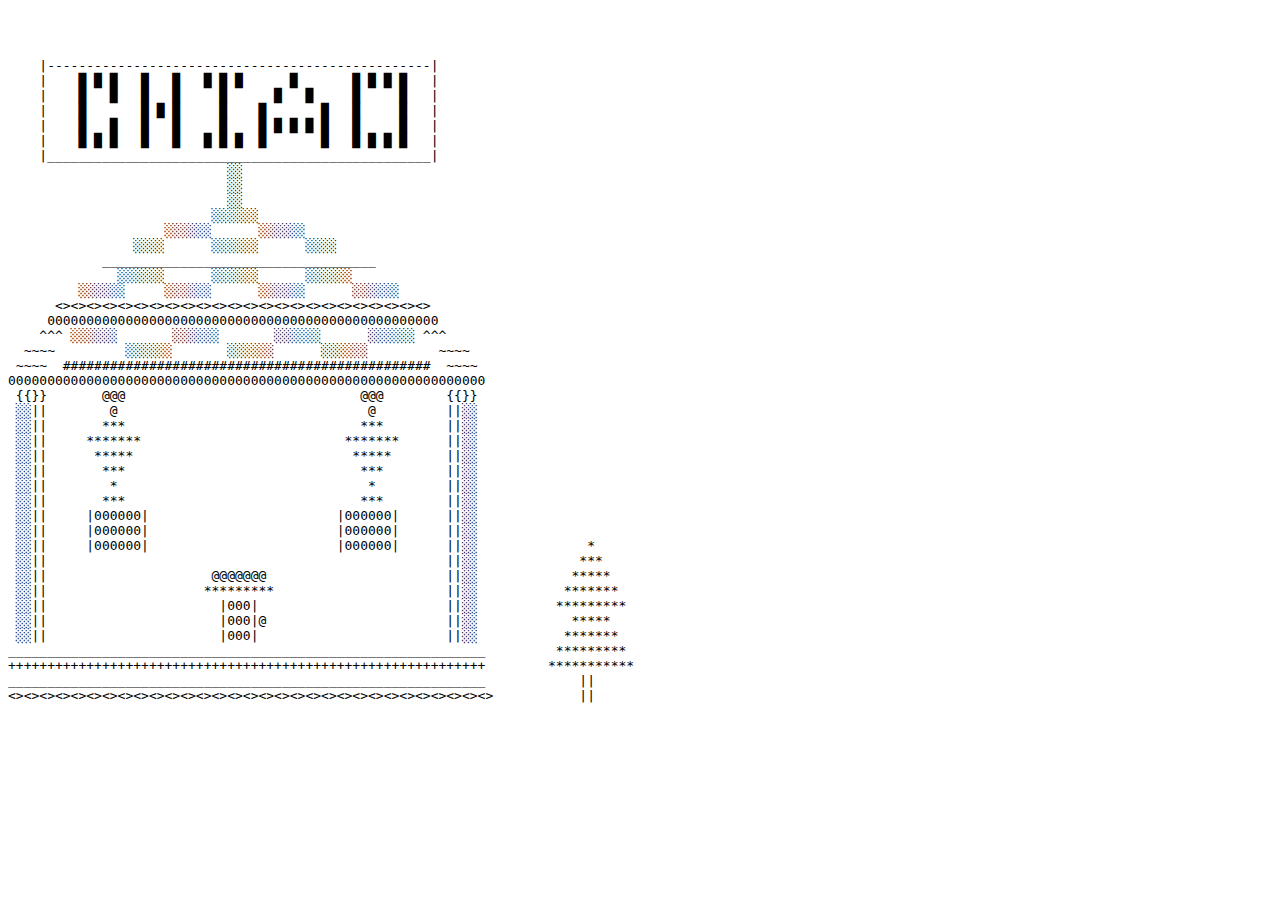
<file: ASCII-Town/exterior-ChiaoHuang.html>
<!DOCTYPE html>
<html>
  <head>
          <title>Ascii Town: Chiao</title>
      </head>
      <body>
        <pre>



    |-------------------------------------------------|
    |    █ █ █   █   █   █ █ █      █       █ █ █ █   |
    |    █   █   █   █     █      █   █     █     █   |
    |    █       █ █ █     █    █       █   █     █   |
    |    █   █   █   █     █    █ █ █ █ █   █     █   |
    |    █ █ █   █   █   █ █ █  █       █   █ █ █ █   |
    |_________________________________________________|
                            ░░
                            ░░
                            ░░
                          ░░░░░░
                    ░░░░░░      ░░░░░░
                ░░░░      ░░░░░░      ░░░░
            ___________________________________
              ░░░░░░      ░░░░░░      ░░░░░░
         ░░░░░░     ░░░░░░      ░░░░░░      ░░░░░░
      <><><><><><><><><><><><><><><><><><><><><><><><>
     00000000000000000000000000000000000000000000000000
    ^^^ ░░░░░░       ░░░░░░       ░░░░░░      ░░░░░░ ^^^
  ~~~~         ░░░░░░       ░░░░░░      ░░░░░░         ~~~~
 ~~~~  ###############################################  ~~~~
0000000000000000000000000000000000000000000000000000000000000
 {{}}       @@@                              @@@        {{}}
 ░░||        @                                @         ||░░
 ░░||       ***                              ***        ||░░
 ░░||     *******                          *******      ||░░
 ░░||      *****                            *****       ||░░
 ░░||       ***                              ***        ||░░
 ░░||        *                                *         ||░░
 ░░||       ***                              ***        ||░░
 ░░||     |000000|                        |000000|      ||░░
 ░░||     |000000|                        |000000|      ||░░
 ░░||     |000000|                        |000000|      ||░░              *
 ░░||                                                   ||░░             ***
 ░░||                     @@@@@@@                       ||░░            *****
 ░░||                    *********                      ||░░           *******
 ░░||                      |000|                        ||░░          *********
 ░░||                      |000|@                       ||░░            *****
 ░░||                      |000|                        ||░░           *******
_____________________________________________________________         *********
+++++++++++++++++++++++++++++++++++++++++++++++++++++++++++++        ***********
_____________________________________________________________            ||
<><><><><><><><><><><><><><><><><><><><><><><><><><><><><><><>           ||



       </pre>
    </body>
  </html>
</file>
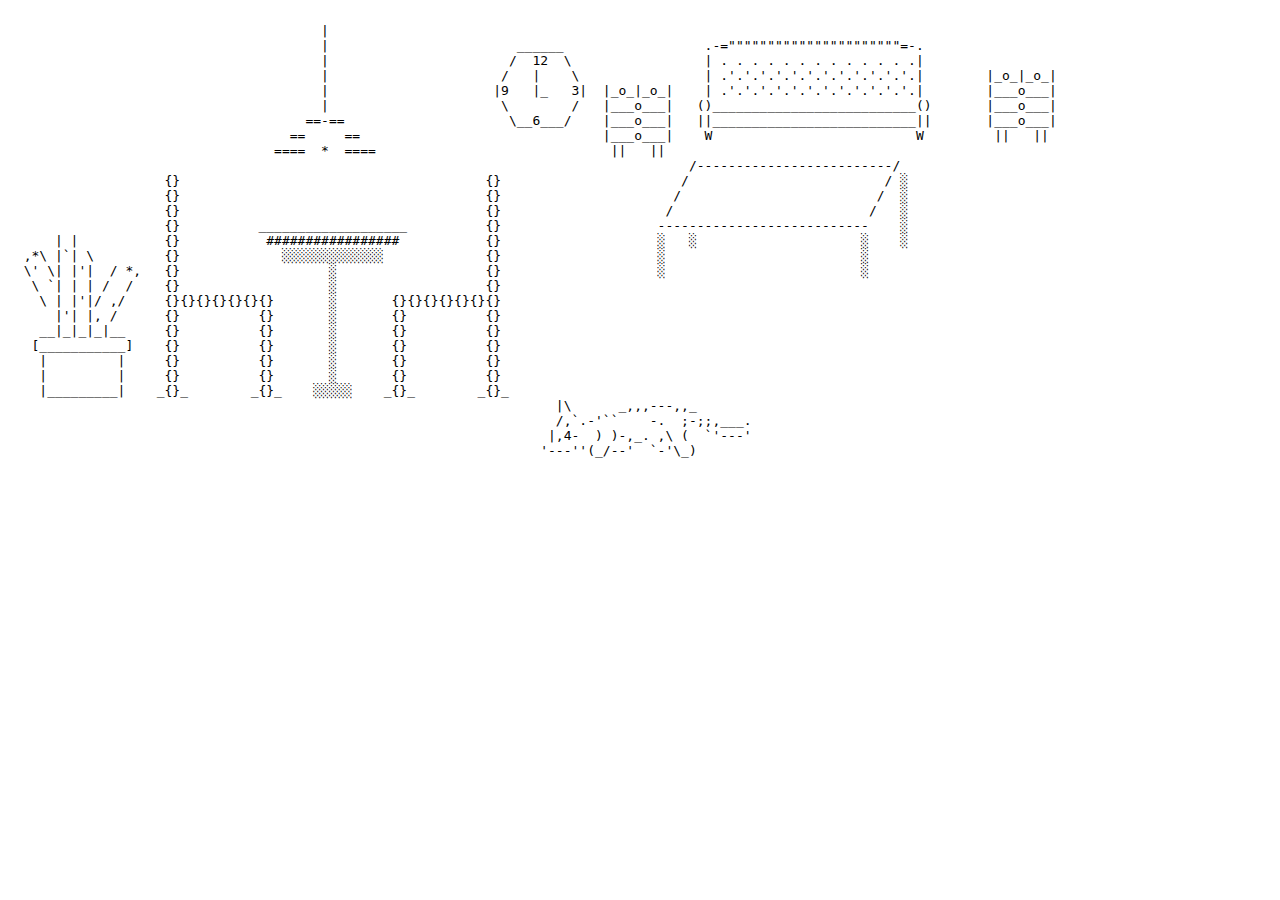
<file: ASCII-Town/interior-chiaohuang.html>
<html>
  <head>
          <title>Ascii Town: Chiao</title>
      </head>
      <body>
        <pre>

                                        |
                                        |                        ______                  .-=""""""""""""""""""""""=-.
                                        |                       /  12  \                 | . . . . . . . . . . . . .|
                                        |                      /   |    \                | .'.'.'.'.'.'.'.'.'.'.'.'.|        |_o_|_o_|
                                        |                     |9   |_   3|  |_o_|_o_|    | .'.'.'.'.'.'.'.'.'.'.'.'.|        |___o___|
                                        |                      \        /   |___o___|   ()__________________________()       |___o___|
                                      ==-==                     \__6___/    |___o___|   ||__________________________||       |___o___|
                                    ==     ==                               |___o___|    W                          W         ||   ||
                                  ====  *  ====                              ||   ||
                                                                                       /-------------------------/
                    {}                                       {}                       /                         / ░
                    {}                                       {}                      /                         /  ░
                    {}                                       {}                     /                         /   ░
                    {}          ___________________          {}                    ---------------------------    ░
      | |           {}           #################           {}                    ░   ░                     ░    ░
  ,*\ |`| \         {}             ░░░░░░░░░░░░░             {}                    ░                         ░
  \' \| |'|  / *,   {}                   ░                   {}                    ░                         ░
   \ `| | | /  /    {}                   ░                   {}
    \ | |'|/ ,/     {}{}{}{}{}{}{}       ░       {}{}{}{}{}{}{}
      |'| |, /      {}          {}       ░       {}          {}
    __|_|_|_|__     {}          {}       ░       {}          {}
   [___________]    {}          {}       ░       {}          {}
    |         |     {}          {}       ░       {}          {}
    |         |     {}          {}       ░       {}          {}
    |_________|    _{}_        _{}_    ░░░░░    _{}_        _{}_
                                                                      |\      _,,,---,,_
                                                                      /,`.-'``    -.  ;-;;,___.
                                                                     |,4-  ) )-,_. ,\ (  `'---'
                                                                    '---''(_/--'  `-'\_)







       </pre>
    </body>
  </html>
</file>
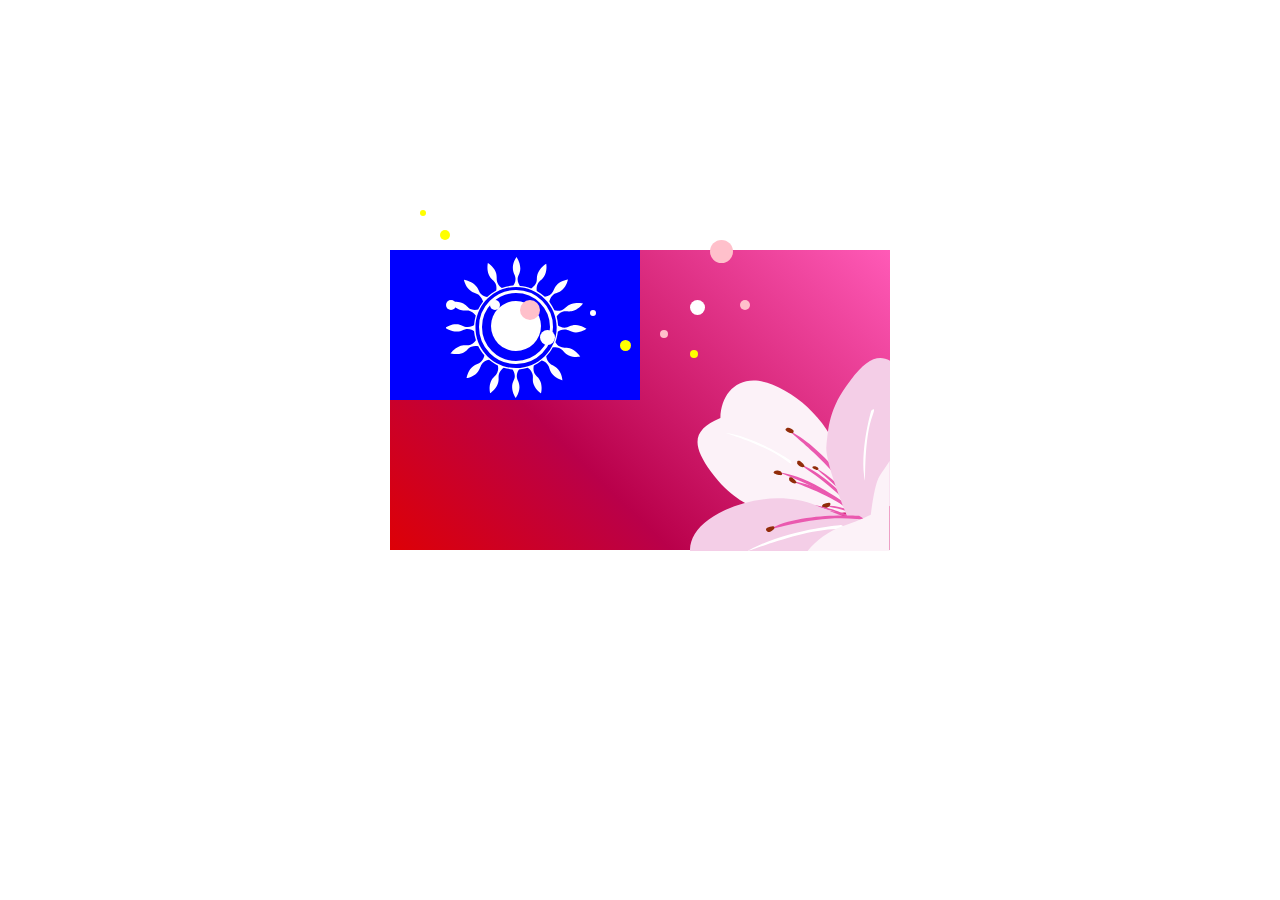
<file: Flag/national-flag.html>
<!DOCTYPE html>
<html>
<head>
        <title>Chiao's National Flag</title>
        <link rel="stylesheet" href="FlagCss/national.css" type="text/css" />
</head>
<body>
        <div id="canvas">
                <div id="circle"></div>
                <div id="circle4"></div>
                <div id="circle2"></div>
                <div id="bluesquare"></div>
            <div id="sun">
                <img src="img/flag.svg">
            </div>

            <div class="move">
                <img src="img/plumblossom.svg">
            </div>

            <div class="flow">
                <div id="fly"></div>
                <div id="fly2"></div>
                <div id="fly3"></div>
                <div id="fly4"></div>
                <div id="fly5"></div>
                <div id="fly6"></div>
                <div id="fly7"></div>
                <div id="fly8"></div>
                <div id="fly9"></div>
                <div id="fly10"></div>
                <div id="fly11"></div>
                <div id="fly12"></div>
                <div id="fly13"></div>
                <div id="fly14"></div>
                <div id="fly15"></div>
            </div>
        </div>
      


</body>
</html>
</file>
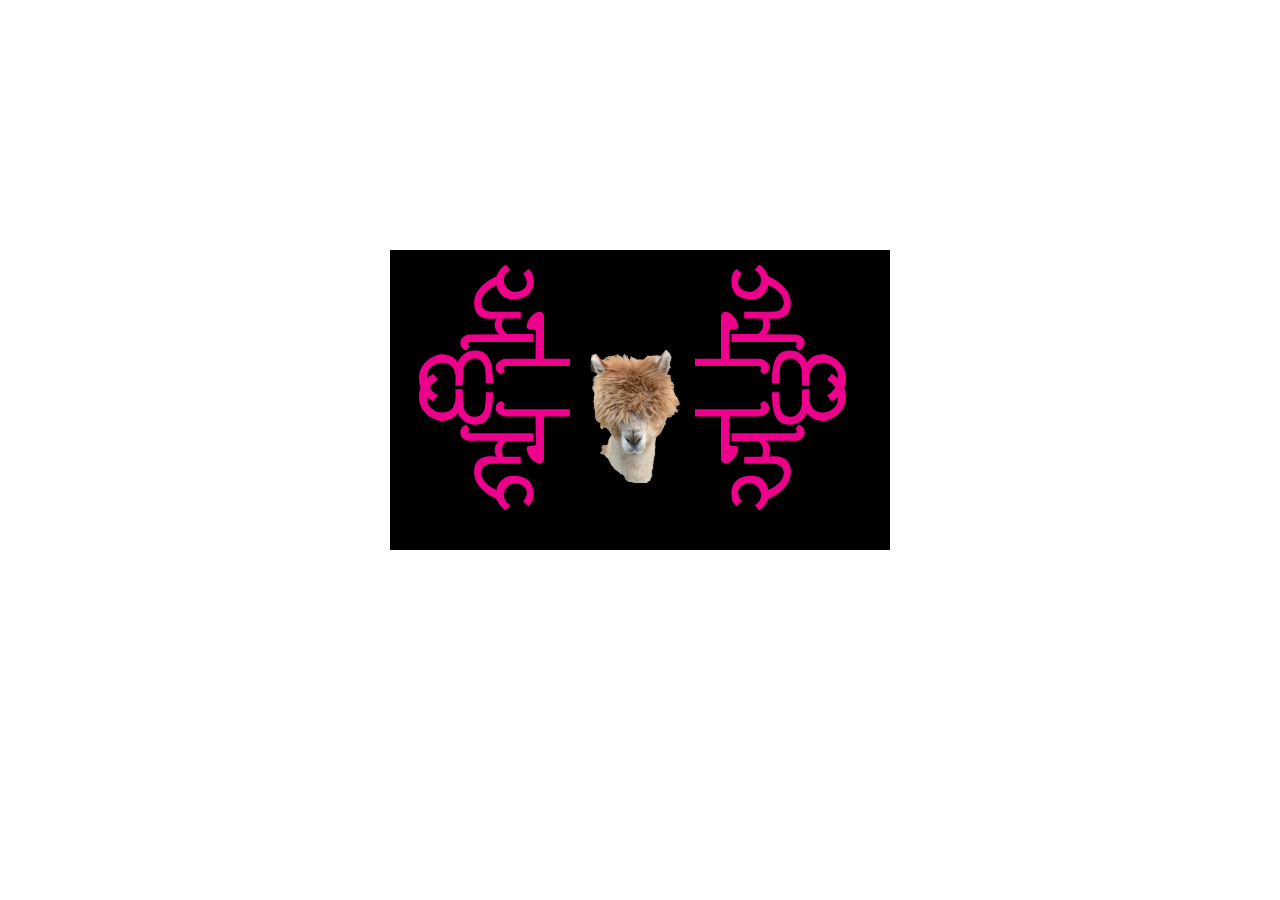
<file: Flag/national-flag2.html>
<!DOCTYPE html>
<html>
<head>
        <title>Chiao's National Flag</title>
        <link rel="stylesheet" href="FlagCss/national2.css" type="text/css" />
</head>
<body>

        <div id="canvas">
          <div class="animation">
            <div class="pulse">
                <div id="img"><img src="img/alpaca.png" width="100px"></div>
                <div id="img2"><img src="img/flag22.svg"></div>
                <div id="img3"><img src="img/flag22.svg"></div>
                <div id="img4"><img src="img/flag22.svg"></div>
                <div id="img5"><img src="img/flag22.svg"></div>
              </div>


      </div>
    

</body>
</html>
</file>
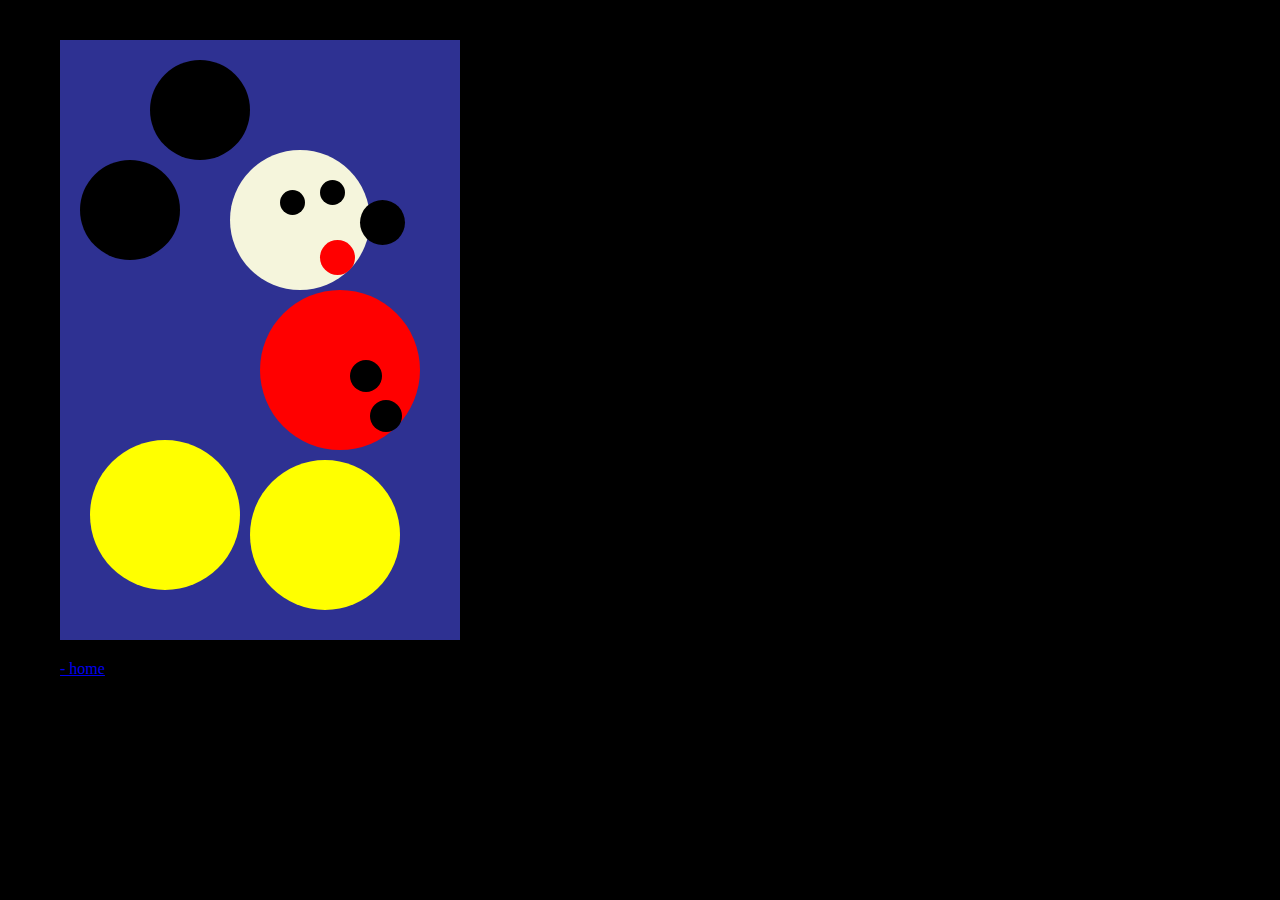
<file: Mickey/Mickey.html>
<!DOCTYPE html>
<html>
<head>
  <title>Mickey</title>
  <link rel="stylesheet" href="assest/mickey.css" type="text/css" />
</head>
<body>
  <div id="canvas">
    <div id="ear-1"></div>
    <div id="ear-2"></div>
    <div id="head"></div>
    <div id="eye-1"></div>
    <div id="eye-2"></div>
    <div id="nose"></div>
    <div id="mouth"></div>
    <div id="body"></div>
    <div id="button-1"></div>
    <div id="button-2"></div>
    <div id="foot-1"></div>
    <div id="foot-2"></div>
  </div>
  <a href="https://jordan6tw.github.io/Interactive1/">- home</a>
</body>
</html>
</file>
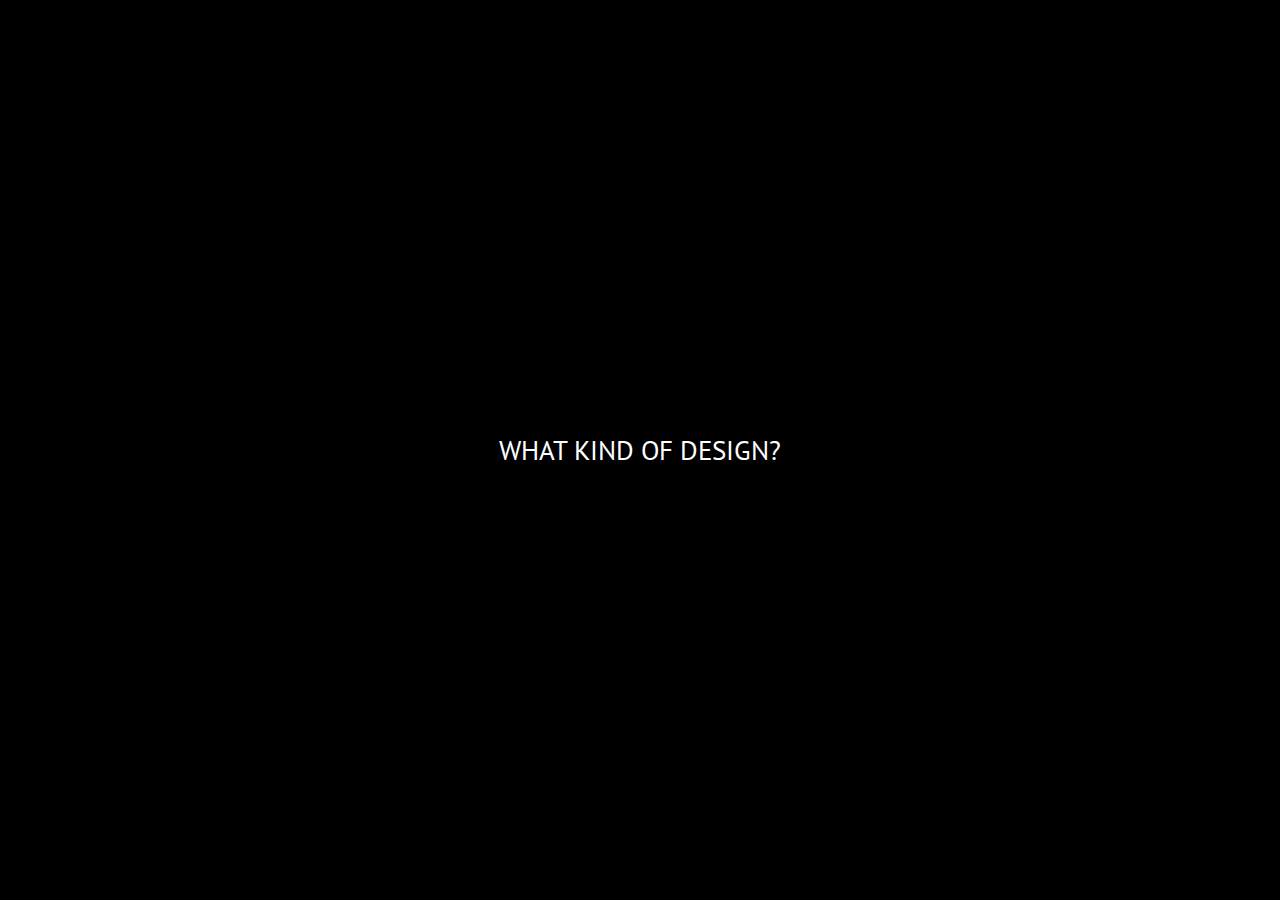
<file: question-answer/question-answer.html>
<!DOCTYPE html>
    <html>
    <head>
        <title>Secret Answer</title>
        <!-- Set the viewport -->
        <meta name="viewport" content="width=device-width, initial-scale=1.0">
        <!-- Link CSS stylesheet -->
        <link rel="stylesheet" href="css/question-answer.css" />
        <link href="https://fonts.googleapis.com/css?family=Mansalva&display=swap" rel="stylesheet">
        <link href="https://fonts.googleapis.com/css?family=Mansalva|PT+Sans&display=swap" rel="stylesheet">
    </head>
    <body>
        <!-- show by default -->
        <div id="question">
            WHAT KIND OF DESIGN?
        </div>
        <!-- show when screen is smaller -->
        <div id="answer">
            environmental design
        </div>

    </body>
    </html>
</file>
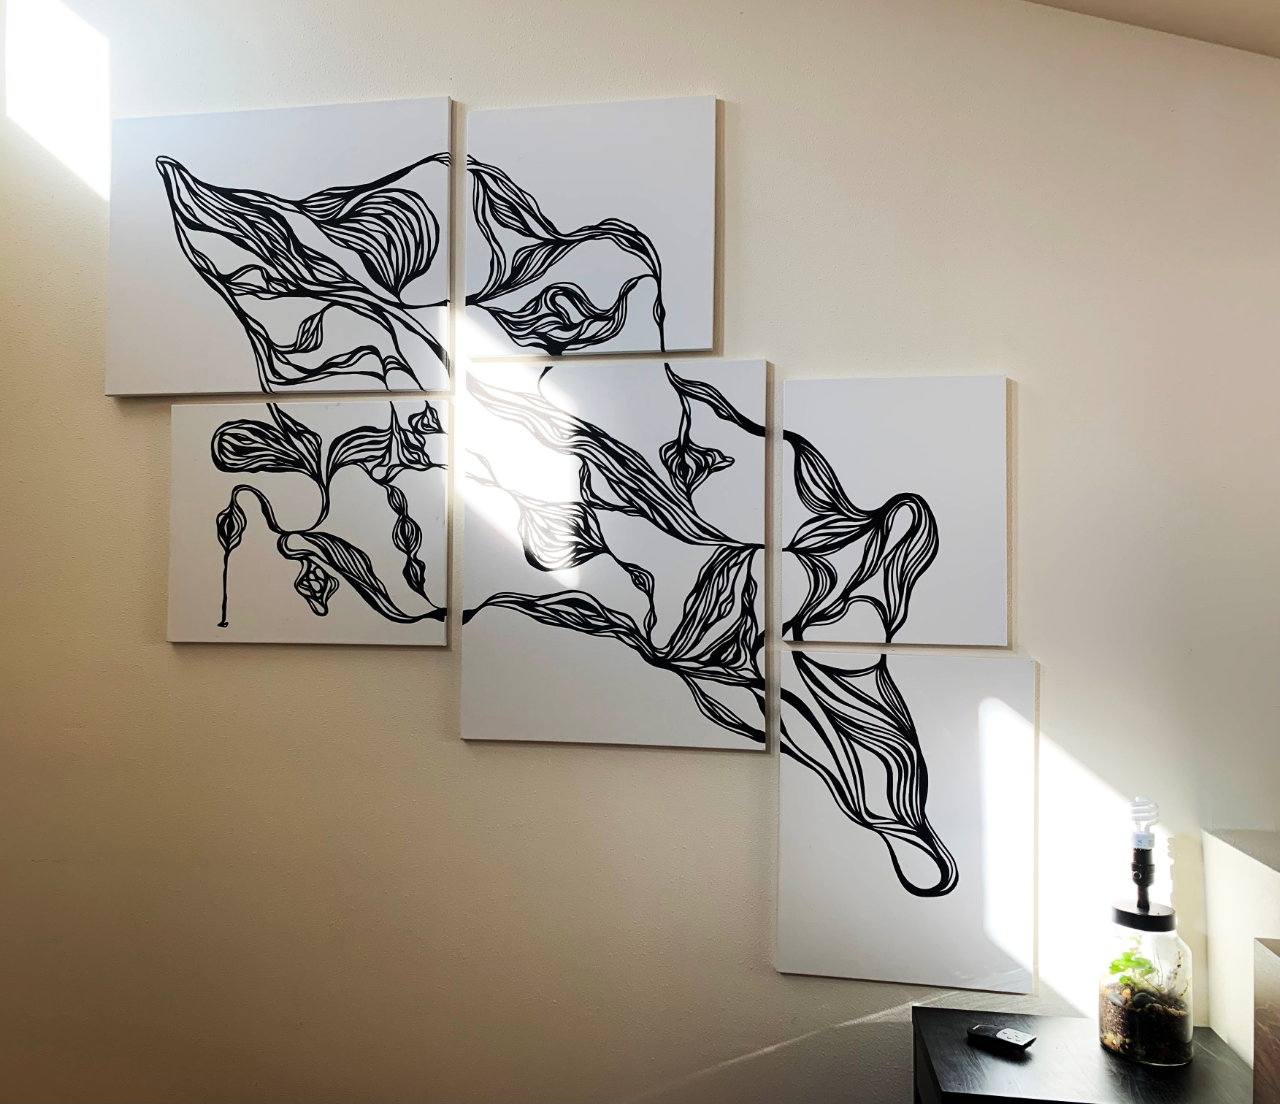
<file: Response/multiples.html>
<!DOCTYPE html>
<html>
<head>
    <title>Multiples</title>
    <!-- Set the viewport -->
    <meta name="viewport" content="width=device-width, initial-scale=1.0">
    <!-- Link CSS stylesheet -->
    <link rel="stylesheet" href="css/multiples.css">
</head>
<body>
    <!-- show by default -->
    <div id="desktop">
      <div class="coloranime">
        <img src="img/img.jpeg" >
      </div>
    </div>


    <!-- desktop-tablet -->
    <div id="desktop-tablet">
        <img src="img/Pattern5.svg">
    </div>


    <!-- show on tablet -->
    <div id="tablet">
        <img src="img/Pattern4.svg">
    </div>

    <!-- tablet-mobil -->
    <div id="tablet-mobil">
        <img src="img/Pattern3.svg">
    </div>


    <!-- show on mobile -->
    <div id="mobile">
        <img src="img/Pattern2.svg">
    </div>


    <!-- show on print -->
    <div id="print">
        <img src="img/PatternFull.svg">
    </div>
</body>
</html>
</file>
<file: question-answer/css/question-answer.css>
* {
  margin: 0px;
  padding: 0px;
  box-sizing: border-box;
}
body {
  background: black;
  font-size: 100px;
}
#question{
  display: flex;
  justify-content: center;
  flex-direction: column;
  text-align: center;
  color: #ffffff;
  width: 100vw;
  height: 100vh;

  font-family: 'Mansalva', cursive;
  font-family: 'PT Sans', sans-serif;
  font-size: 20pt;
}
#answer {
  display: none;
  font-family: 'Mansalva', cursive;
  font-size: 100pt;
}



/* hidden message */
@media (max-width: 1024px) {
  body {
    background-image: url(yell.jpg);
  }
  #answer {
    display: flex;
    justify-content: center;
    flex-direction: column;
    text-align: center;
    color: yellow;
    width: 100vw;
    height: 100vh;
  }
  #question {
    display: none;
  }
}
</file>
<file: Response/css/multiples.css>
* {
    margin: 0px;
    padding: 0px;
    box-sizing: border-box;
}
body {
    background: white;
}
#desktop {
    display: inline;
    color: white;
}
img{
  width: 100%;
}

#desktop-tablet,
#tablet,
#tablet-mobil,
#mobile,
#print {
    display: none;
}
.coloranime {
  animation: huerotate 1s linear infinite;
  margin-left: -15%;
}

@keyframes huerotate {
 from {
   filter: hue-rotate(0deg)
 }
 to {
   filter: hue-rotate(360deg);
 }
}

/* desktop-tablet */
@media (min-width: 720px) and (max-width: 1200px) {
    body {
        background: black;
    }
    #desktop-tablet{
        display: inline;
        color: black;
    }
    #tablet,
    #desktop,
    #tablet-mobil,
    #mobile,
    #print {
        display: none;
    }
}

/* tablet */
@media (min-width: 670px) and (max-width: 1080px) {
    body {
        background: black;
        background: rgb(3,61,98);
        background: linear-gradient(125deg,
                    rgba(3,61,98,1) 0%,
                    rgba(9,49,121,0.7567401960784313) 43%,
                    rgba(0,129,255,1) 100%);
        }
    #tablet {
        display: inline;
        color: black;
    }
    #desktop-tablet,
    #desktop,
    #tablet-mobil,
    #mobile,
    #print {
        display: none;
    }
}

/* tablet-mobil */
@media (max-width: 780px) {
    body {
        background: black;
        background: rgb(180,58,58);
        background: linear-gradient(90deg,
                    rgba(180,58,58,1) 0%,
                    rgba(253,32,29,1) 50%,
                    rgba(252,176,69,1) 100%);
    }
    #tablet-mobil {
        display: inline;
        color: black;
    }
    #desktop,
    #desktop-tablet,
    #tablet,
    #mobile,
    #print {
        display: none;
    }
}

/* mobile */
@media (max-width: 580px) {
    body {background: rgb(34,193,195);
        background: linear-gradient(0deg,
                    rgba(34,195,128,1) 0%,
                    rgba(253,187,45,1) 100%);
    }
    #mobile {
        display: inline;
        color: black;
    }
    #desktop,
    #tablet-mobil,
    #desktop-tablet,
    #tablet,
    #print {
        display: none;
    }
}
/* print */
@media print {
    body {
        background: black;
    }
    #print {
        display: inline;
        color: black;
    }
    #desktop,
    #tablet,
    #mobile {
        display: none;
    }
}
</file>
<file: Flag/FlagCss/national.css>
/* reset styles */
* {
        margin: 0px; padding: 0px;
}

/* make the background of the page black */
body {
        background: white;
}

/* flag canvas */
#canvas {
        width: 500px;
        height: 300px;
        position: relative;
        background: rgb(221,0,6);
        background: linear-gradient(45deg,
                    rgba(221,0,6,1) 0%,
                    rgba(185,0,74,1) 35%,
                    rgba(255,90,183,1) 100%);
        margin-left: auto;
        margin-right: auto;
        margin-top: 250px;
}

/* shapes */
#circle {
        width: 50px;
        height: 50px;
        background: #ffffff;
        border-radius: 75px;

        /* position */
        position: absolute;
        top: 51px;
        left: 101px;
}

#circle2 {
  width: 68px;
  height: 68px;
  border: solid;
  border-radius: 75px;
  color: white;

  /* position */
  position: absolute;
  top: 40px;
  left: 89px;
}


#bluesquare{
  width: 250px;
  height: 150px;
  background: blue;
}



#sun img{
  position: absolute;
  z-index: 1;
    /* position */
  top: 7px;
  left: 56px;
  width: 141px;

  animation: spin;
  animation-duration: 10s;
  animation-iteration-count: infinite;
  animation-timing-function: linear;
  animation direction: alternate;
}
@keyframes spin {
  from{
    transform: scale(1) rotate(0deg) ;
  }
  to {
    transform: scale(1) rotate(360deg);
  }
}


#fly {
  width: 10px;
  height: 10px;
  background: #ffffff;
  border-radius: 75px;
  position: absolute;
  top: 50px;
  left: 56px;
}
#fly2 {
  width: 20px;
  height: 20px;
  background: pink;
  border-radius: 75px;
  position: absolute;
  top: 50px;
  left: 130px;
}
#fly3 {
  width: 15px;
  height: 15px;
  background: #ffffff;
  border-radius: 75px;
  position: absolute;
  top: 80px;
  left: 150px;
}
#fly4 {
  width: 8px;
  height: 8px;
  background: yellow;
  border-radius: 75px;
  position: absolute;
  top: 100px;
  left: 300px;
}
#fly5 {
  width: 8px;
  height: 8px;
  background: pink;
  border-radius: 75px;
  position: absolute;
  top: 80px;
  left: 270px;
}
#fly6 {
  width: 11px;
  height: 11px;
  background: yellow;
  border-radius: 75px;
  position: absolute;
  top: 90px;
  left: 230px;
}
#fly7 {
  width: 6px;
  height: 6px;
  background: #ffffff;
  border-radius: 75px;
  position: absolute;
  top: 60px;
  left: 200px;
}
#fly8 {
  width: 6px;
  height: 6px;
  background: #ffffff;
  border-radius: 75px;
  position: absolute;
  top: -10px;
  left: 30px;
}
#fly9 {
  width: 6px;
  height: 6px;
  background: yellow;
  border-radius: 75px;
  position: absolute;
  top: -40px;
  left: 30px;
}
#fly10 {
  width: 10px;
  height: 10px;
  background: yellow;
  border-radius: 75px;
  position: absolute;
  top: -20px;
  left: 50px;
}
#fly11 {
  width: 10px;
  height: 10px;
  background: pink;
  border-radius: 75px;
  position: absolute;
  top: 50px;
  left: 350px;
}
#fly12 {
  width: 15px;
  height: 15px;
  background: white;
  border-radius: 75px;
  position: absolute;
  top: -50px;
  left: 350px;
}
#fly13 {
  width: 23px;
  height: 23px;
  background: pink;
  border-radius: 75px;
  position: absolute;
  top: -10px;
  left: 320px;
}
#fly14 {
  width: 15px;
  height: 15px;
  background: white;
  border-radius: 75px;
  position: absolute;
  top: 50px;
  left: 300px;
}
#fly15 {
  width: 10px;
  height: 10px;
  background: white;
  border-radius: 75px;
  position: absolute;
  top: 50px;
  left: 100px;
}

.flow {
  animation-name: translate;
  animation-duration: 1.6s;
  animation-iteration-count: infinite;
  animation-timing-function: linear;
}
@-webkit-keyframes translate {
  0% { transform: translate(0px, 0px); }
  10% { transform: translate(0px, 4px); }
  30% { transform: translate(2px, 4px); }
  50% { transform: translate(3px, 4px); }
  75% { transform: translate(4px, 0px); }
  100% { transform: translate(0px, 0px); }
}


.move{
  position: absolute;
  width: 200px;
  top: 108px;
  left: 300px;

  animation-name: pulse;
  animation-duration: .8s;
  animation-iteration-count: infinite;
  animation-direction: alternate;
  animation-timing-function: ease-in-out;
  transform-origin: 50% 0%;
}
@keyframes pulse {
  0% { transform: scale(1); }
  100% { transform: scale(1.02); }
}
</file>
<file: Flag/FlagCss/national2.css>
/* reset styles */
* {  margin: 0px; padding: 0px;
}

/* make the background of the page black */
body {
  background: white;
}

/* flag canvas */
#canvas {
        width: 500px;
        height: 300px;
        position: relative;
        background: black;
        margin-left: auto;
        margin-right: auto;
        margin-top: 250px;
}
#img {
  transform: translate(270px, 100px);
  position: absolute;
}

#img2{
  width: 200px;
  position: absolute;
  transform: scaleX(-1) translate(-80px, 90px) rotate(-45deg);
}

#img3{
  width: 200px;
  position: absolute;
  transform: scaleX(-1) translate(-355px, 10px) rotate(135deg);
}

#img4 {
  width: 200px;
  position: absolute;
  transform: translate(80px, 10px) rotate(135deg);
}

#img5{
  width: 200px;
  transform: translate(355px, 90px) rotate(-45deg);
  position: absolute;
}
.animation {
  animation: huerotate 1s linear infinite;
  margin-left: -15%;
}

@keyframes huerotate {
 from {
   filter: hue-rotate(0deg)
 }
 to {
   filter: hue-rotate(360deg);
 }
}
.pulse{
  animation-name: pulse;
  animation-duration: .8s;
  animation-iteration-count: infinite;
  animation-direction: alternate;
  animation-timing-function: ease-in-out;
  transform-origin: 0% 0%;
}
@keyframes pulse {
  0% { transform: scale(1); }
  100% { transform: scale(1.05); }
}
</file>
<file: Mickey/assest/mickey.css>
/* reset styles */
* { margin: 20px; padding: 0px; }

/* make the background of the page black */
body { background: black;}

/* mickey canvas */
  #canvas {
  width: 400px;
  height: 600px;
  position: relative;
  background: #2E3192;
}

/* shapes */
/* make all divs inside of #canvas a circle */
#canvas div {
  border-radius: 200px;
  position: absolute;
}

/*
adjust the top and left
properties of the elements
to position them
*/

#ear-1 {
  width: 100px;
  height: 100px;
  background: black;
  left: 70px;

  /* try uncommenting the following code
  top: 100px;
  left: 20px;
  */
}

#ear-2 {
  width: 100px;
  height: 100px;
  background: black;
  top: 100px
}

#head {
  width: 140px;
  height: 140px;
  background: beige;
  left: 150px;
  top: 90px;
}

#eye-1 {
  width: 25px;
  height: 25px;
  background: black;
  left: 200px;
  top: 130px;
}

#eye-2 {
  width: 25px;
  height: 25px;
  background: black;
  left: 240px;
  top: 120px;
}

#nose {
  width: 45px;
  height: 45px;
  background: black;
  left: 280px;
  top: 140px;
}

#mouth {
  width: 35px;
  height: 35px;
  background: red;
  left: 240px;
  top: 180px;
}

#body {
  width: 160px;
  height: 160px;
  background: red;
  left: 180px;
  top: 230px;
}

#button-1 {
  width: 32px;
  height: 32px;
  background: black;
  left: 270px;
  top: 300px;
}

#button-2 {
  width: 32px;
  height: 32px;
  background: black;
  left: 290px;
  top: 340px;
}

#foot-1 {
  width: 150px;
  height: 150px;
  background: yellow;
  left: 170px;
  top: 400px;
}

#foot-2 {
  width: 150px;
  height: 150px;
  background: yellow;
  left: 10px;
  top: 380px;
}
</file>
